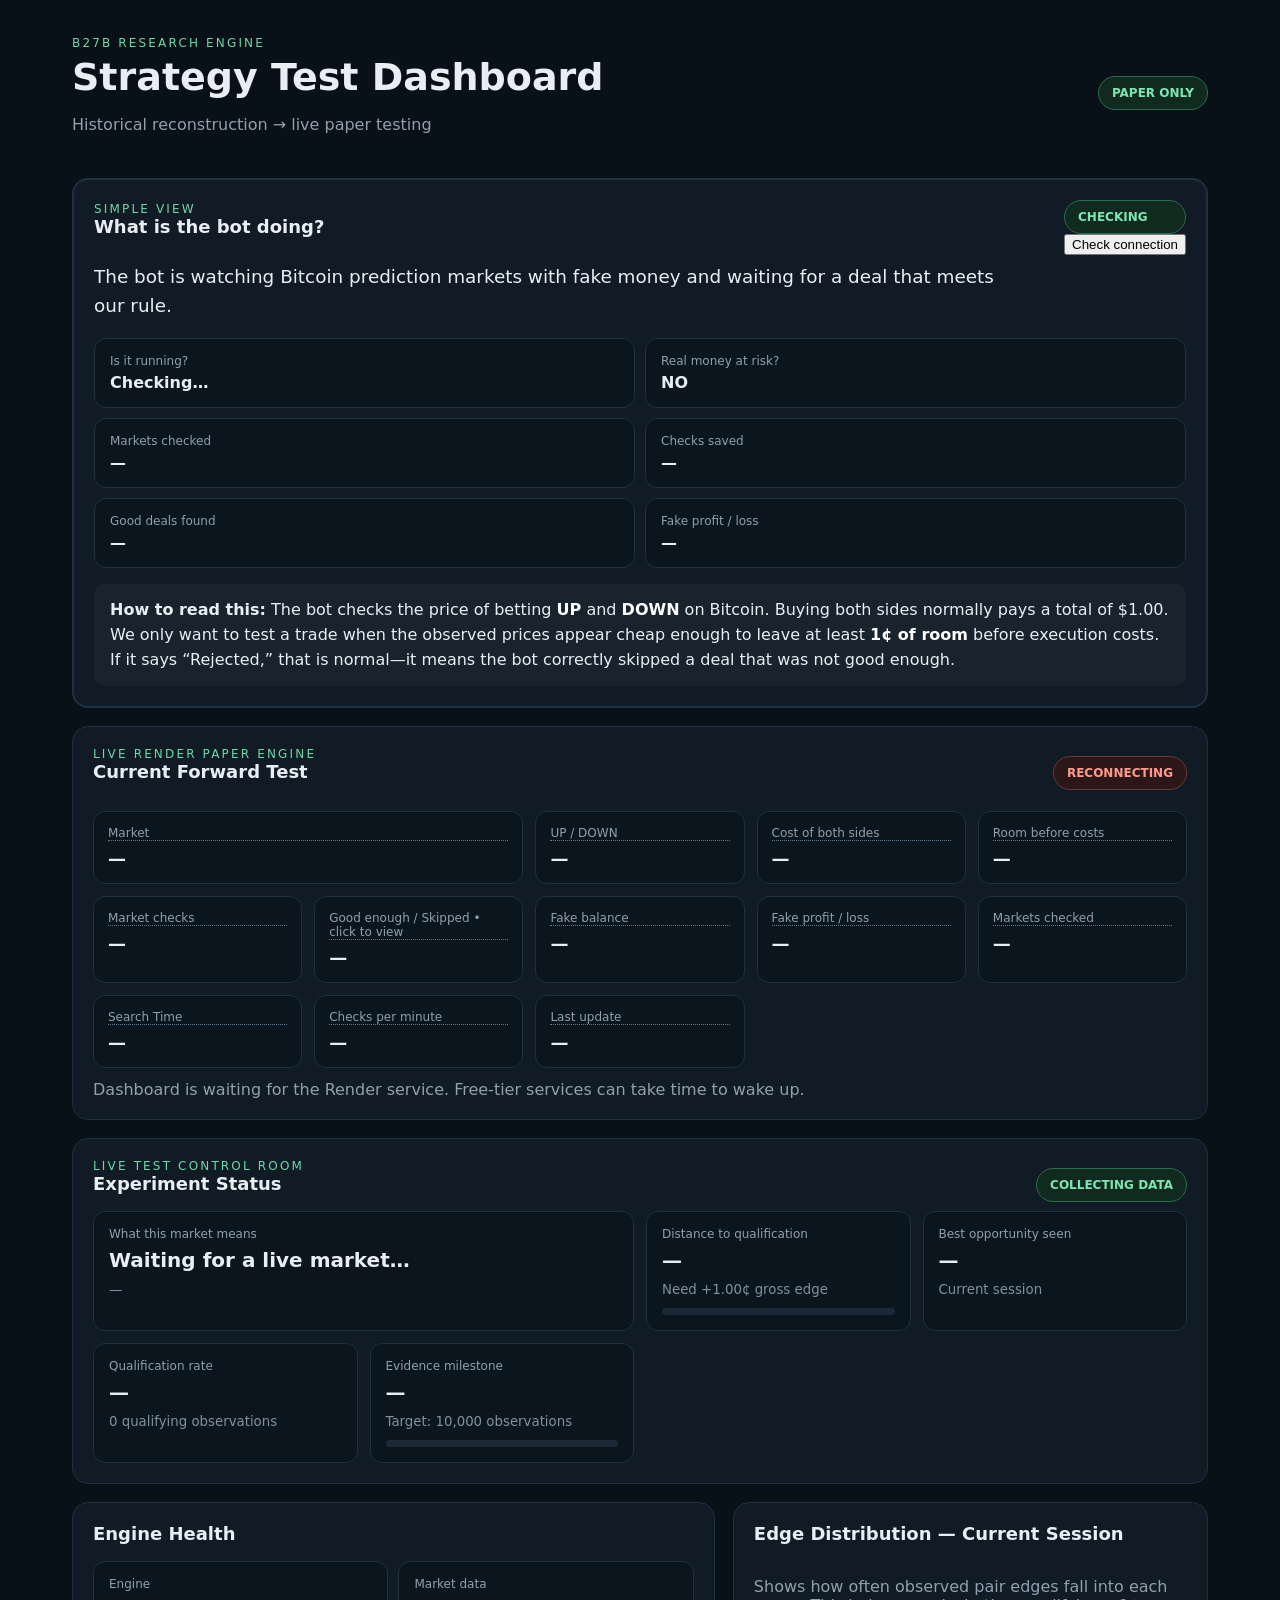
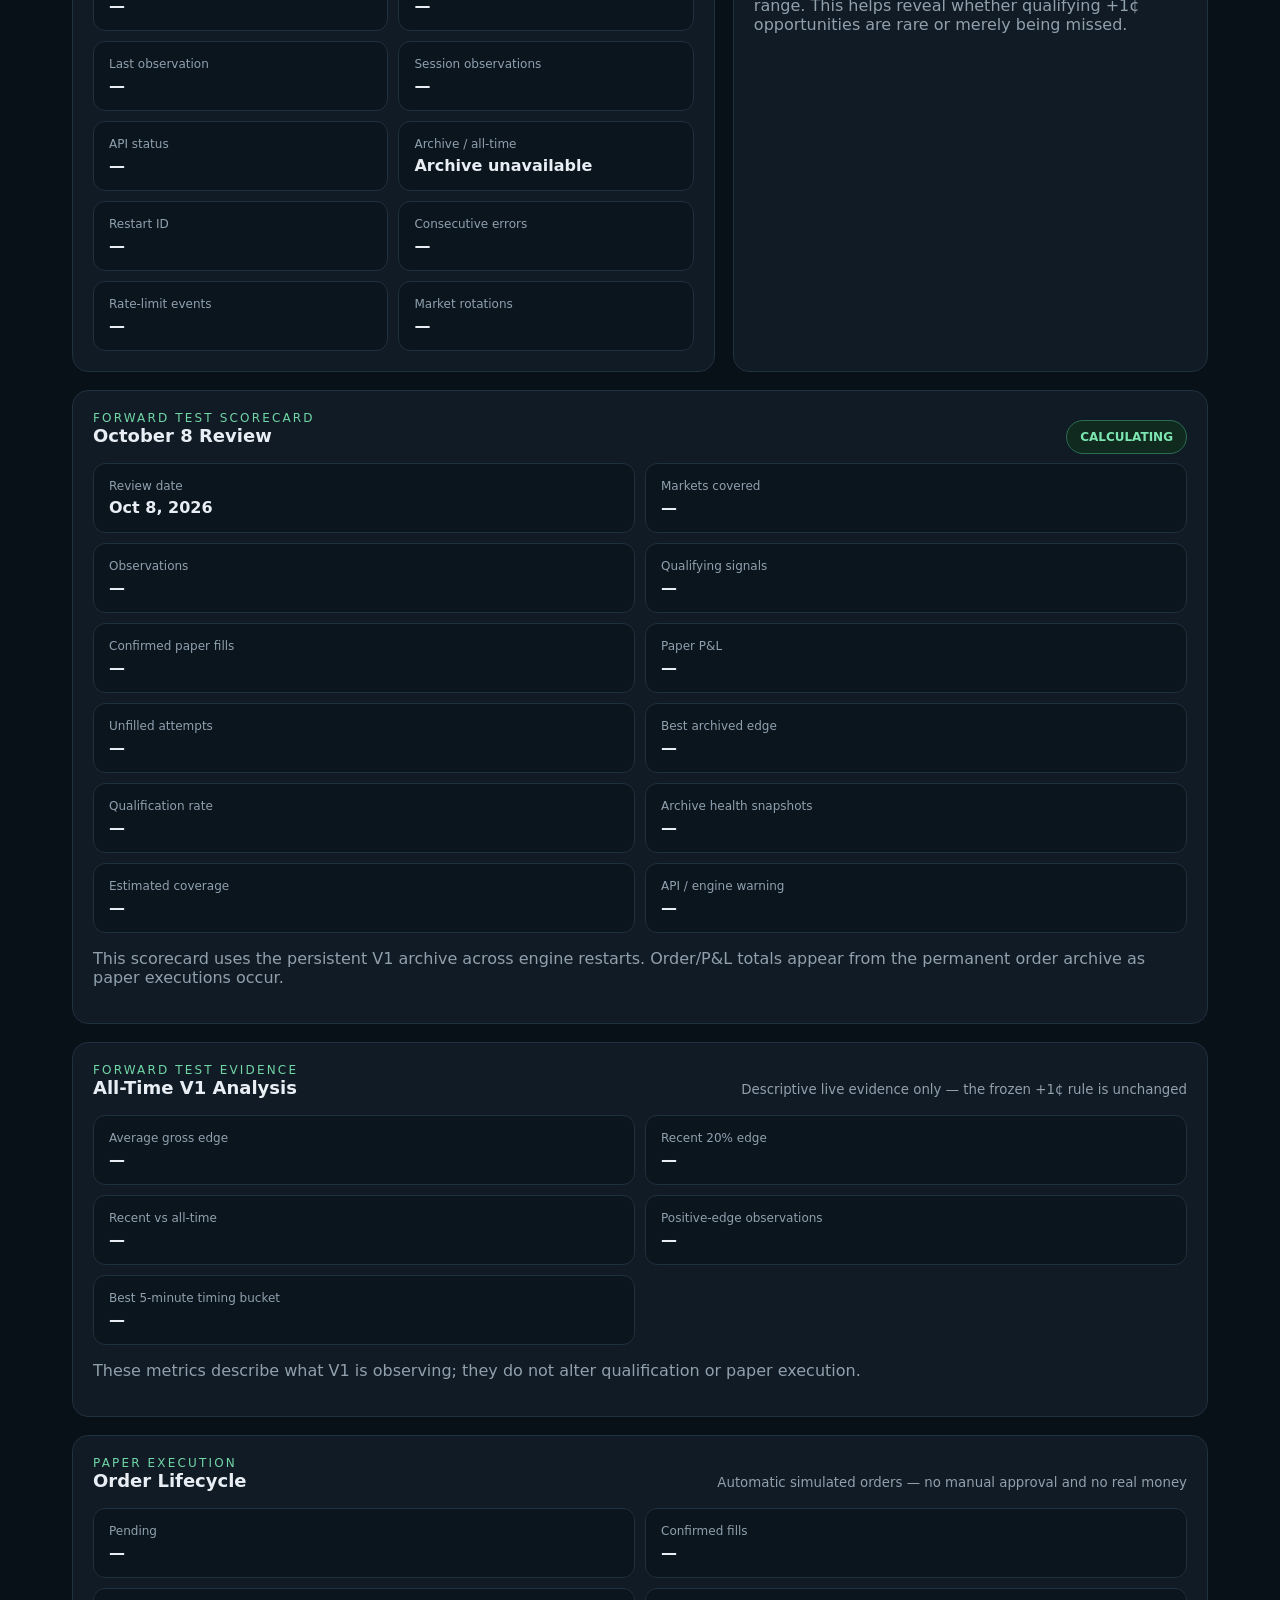
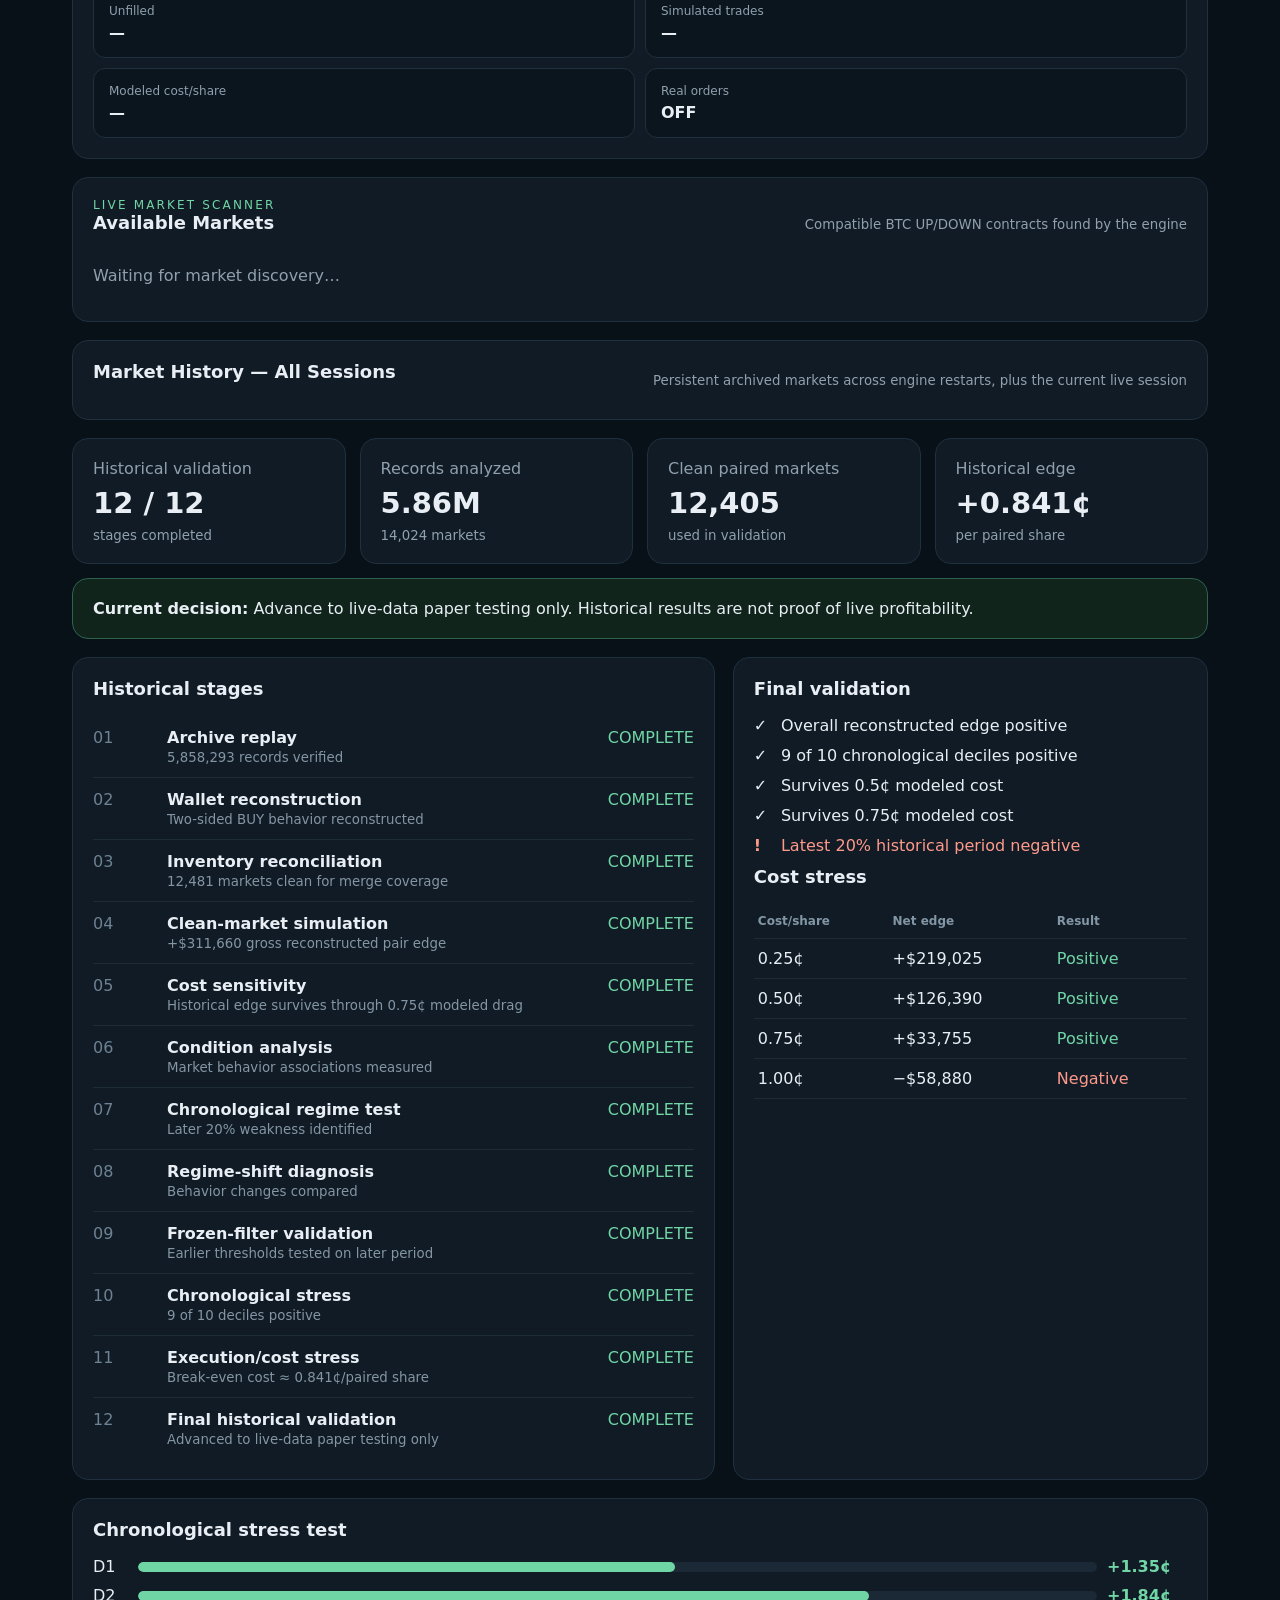
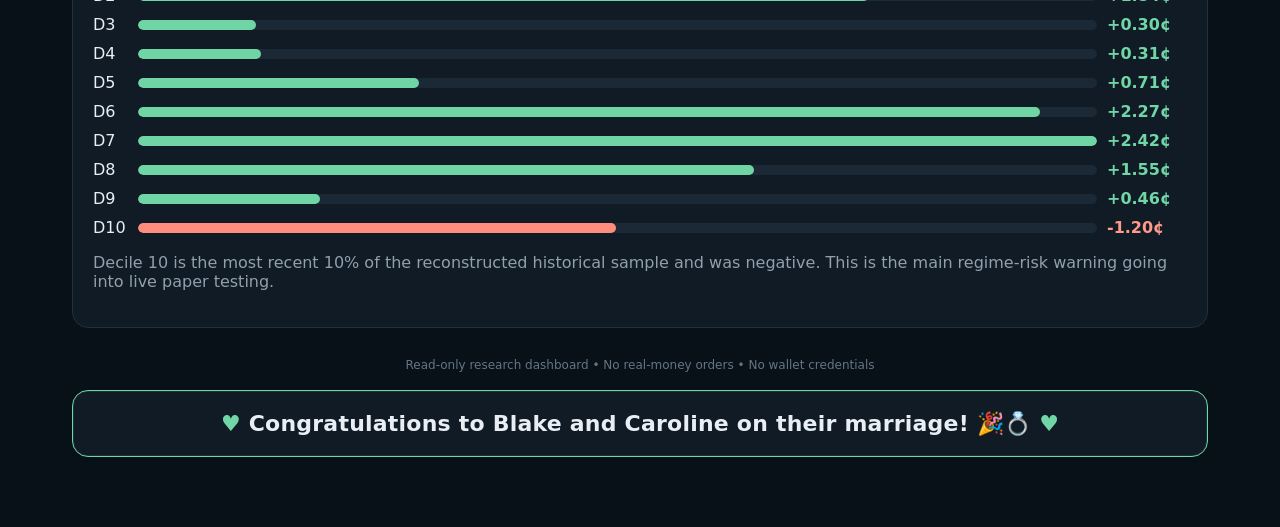
<file: dashboard/index.html>
<!doctype html><html><head><meta charset="utf-8"><meta name="viewport" content="width=device-width,initial-scale=1"><title>B27B Test Dashboard</title><link rel="stylesheet" href="style.css?v=20261001-0415"></head><body><main><header><div><div class="eyebrow">B27B RESEARCH ENGINE</div><h1>Strategy Test Dashboard</h1><p>Historical reconstruction → live paper testing</p></div><div class="pill">PAPER ONLY</div></header><section class="card simpleview"><div class="livehead"><div><div class="eyebrow">SIMPLE VIEW</div><h2>What is the bot doing?</h2></div><div><div id="simpleStatus" class="pill">CHECKING</div><button id="simpleCheckConnection" type="button">Check connection</button></div></div><p class="simplelead" id="simpleSummary">The bot is watching Bitcoin prediction markets with fake money and waiting for a deal that meets our rule.</p><div class="healthgrid"><p><span>Is it running?</span><b id="simpleRunning">Checking…</b></p><p><span>Real money at risk?</span><b>NO</b></p><p><span>Markets checked</span><b id="simpleMarkets">—</b></p><p><span>Checks saved</span><b id="simpleChecks">—</b></p><p><span>Good deals found</span><b id="simpleDeals">—</b></p><p><span>Fake profit / loss</span><b id="simplePnl">—</b></p></div><div class="simpleexplain"><b>How to read this:</b> The bot checks the price of betting <strong>UP</strong> and <strong>DOWN</strong> on Bitcoin. Buying both sides normally pays a total of $1.00. We only want to test a trade when the observed prices appear cheap enough to leave at least <strong>1¢ of room</strong> before execution costs. If it says “Rejected,” that is normal—it means the bot correctly skipped a deal that was not good enough.</div></section><section class="card live"><div class="livehead"><div><div class="eyebrow">LIVE RENDER PAPER ENGINE</div><h2>Current Forward Test</h2></div><div id="liveStatus" class="pill">CONNECTING</div></div><div class="livegrid"><div><span class="tiplabel" data-tip="The specific Bitcoin UP/DOWN prediction market the engine is testing right now.">Market</span><strong id="market">—</strong></div><div><span class="tiplabel" data-tip="The current quoted prices for the UP and DOWN sides. Together they help us measure whether buying both sides could offer an edge.">UP / DOWN</span><strong id="quotes">—</strong></div><div><span class="tiplabel" data-tip="What one UP share plus one DOWN share would cost at the observed quotes. A cost below $1.00 can indicate gross paired value before fees and execution costs.">Cost of both sides</span><strong id="pair">—</strong></div><div><span class="tiplabel" data-tip="The theoretical amount left between the observed pair cost and $1.00 before fees, slippage, fill risk, rebates, and other trading costs.">Room before costs</span><strong id="edge">—</strong></div><div><span class="tiplabel" data-tip="How many market snapshots the engine has evaluated during the current running session.">Market checks</span><strong id="obs">—</strong></div><div class="clickmetric" id="decisionButton" tabindex="0"><span class="tiplabel" data-tip="Qualifying means the observed gross pair edge met our current +1¢ threshold. Rejected means it did not. Click here to inspect individual decisions.">Good enough / Skipped • click to view</span><strong id="decisions">—</strong></div><div><span class="tiplabel" data-tip="The simulated cash available to the paper-trading engine. This is not real money.">Fake balance</span><strong id="cash">—</strong></div><div><span class="tiplabel" data-tip="Simulated realized profit or loss from paper trades. This uses the current two-step paper execution model and modeled costs. It is simulated money, not real trading profit.">Fake profit / loss</span><strong id="pnl">—</strong></div><div><span class="tiplabel" data-tip="How many different BTC UP/DOWN markets the current engine session has observed.">Markets checked</span><strong id="marketsSeen">—</strong></div><div><span class="tiplabel" data-tip="How long the current Render paper-engine session has been continuously searching markets. This resets if the service restarts.">Search Time</span><strong id="runtime">—</strong></div><div><span class="tiplabel" data-tip="The actual average number of market observations collected per minute during the current engine session.">Checks per minute</span><strong id="rate">—</strong></div><div><span class="tiplabel" data-tip="The most recent time the dashboard received a market observation from the Render engine.">Last update</span><strong id="updated">—</strong></div></div><div id="liveNote" class="muted">Connecting to live paper observer…</div><div id="decisionPanel" class="decisionpanel" hidden><div class="panelhead"><h2>Observation Decisions</h2><button id="closeDecisions">Close</button></div><div class="tabs"><button data-filter="all" class="active">All</button><button data-filter="qualifying">Qualifying</button><button data-filter="rejected">Rejected</button></div><div id="decisionRows"></div></div></section><section class="card controlroom">
<div class="livehead"><div><div class="eyebrow">LIVE TEST CONTROL ROOM</div><h2>Experiment Status</h2></div><div id="experimentState" class="pill">COLLECTING DATA</div></div>
<div class="controlgrid">
<div class="wide"><span>What this market means</span><strong id="marketMeaning">Waiting for a live market…</strong><small id="marketSlug">—</small></div>
<div><span>Distance to qualification</span><strong id="distance">—</strong><small id="distanceDetail">Need +1.00¢ gross edge</small><div class="meter"><i id="distanceBar"></i></div></div>
<div><span>Best opportunity seen</span><strong id="bestOpportunity">—</strong><small id="bestOpportunityDetail">Current session</small></div>
<div><span>Qualification rate</span><strong id="qualRate">—</strong><small id="qualRateDetail">0 qualifying observations</small></div>
<div><span>Evidence milestone</span><strong id="milestone">—</strong><small id="milestoneDetail">Target: 10,000 observations</small><div class="meter"><i id="milestoneBar"></i></div></div>
</div></section>
<div class="grid controlsplit"><section class="card"><h2>Engine Health</h2><div class="healthgrid"><p><span>Engine</span><b id="healthEngine">—</b></p><p><span>Market data</span><b id="healthData">—</b></p><p><span>Last observation</span><b id="healthLast">—</b></p><p><span>Session observations</span><b id="sessionObs">—</b></p><p><span>API status</span><b id="healthApi">—</b></p><p><span>Archive / all-time</span><b id="archiveHealth">Session data</b></p><p><span>Restart ID</span><b id="healthRestart">—</b></p><p><span>Consecutive errors</span><b id="healthErrors">—</b></p><p><span>Rate-limit events</span><b id="healthRateLimits">—</b></p><p><span>Market rotations</span><b id="healthRotations">—</b></p></div></section>
<section class="card"><h2>Edge Distribution — Current Session</h2><div id="edgeDistribution" class="edgebins"></div><p class="muted">Shows how often observed pair edges fall into each range. This helps reveal whether qualifying +1¢ opportunities are rare or merely being missed.</p></section></div>
<section class="card"><div class="livehead"><div><div class="eyebrow">FORWARD TEST SCORECARD</div><h2>October 8 Review</h2></div><div id="reviewCountdown" class="pill">CALCULATING</div></div><div class="healthgrid"><p><span>Review date</span><b>Oct 8, 2026</b></p><p><span>Markets covered</span><b id="reviewMarkets">—</b></p><p><span>Observations</span><b id="reviewObs">—</b></p><p><span>Qualifying signals</span><b id="reviewSignals">—</b></p><p><span>Confirmed paper fills</span><b id="reviewFills">—</b></p><p><span>Paper P&amp;L</span><b id="reviewPnl">—</b></p><p><span>Unfilled attempts</span><b id="reviewUnfilled">—</b></p><p><span>Best archived edge</span><b id="reviewBestEdge">—</b></p><p><span>Qualification rate</span><b id="reviewQualRate">—</b></p><p><span>Archive health snapshots</span><b id="reviewHealthSnapshots">—</b></p><p><span>Estimated coverage</span><b id="reviewCoverage">—</b></p><p><span>API / engine warning</span><b id="reviewHealth">—</b></p></div><p class="muted">This scorecard uses the persistent V1 archive across engine restarts. Order/P&L totals appear from the permanent order archive as paper executions occur.</p></section><section class="card"><div class="livehead"><div><div class="eyebrow">FORWARD TEST EVIDENCE</div><h2>All-Time V1 Analysis</h2></div><small class="muted">Descriptive live evidence only — the frozen +1¢ rule is unchanged</small></div><div class="healthgrid"><p><span>Average gross edge</span><b id="v1AvgEdge">—</b></p><p><span>Recent 20% edge</span><b id="v1RecentEdge">—</b></p><p><span>Recent vs all-time</span><b id="v1Trend">—</b></p><p><span>Positive-edge observations</span><b id="v1PositivePct">—</b></p><p><span>Best 5-minute timing bucket</span><b id="v1BestTiming">—</b></p></div><p class="muted">These metrics describe what V1 is observing; they do not alter qualification or paper execution.</p></section><section class="card"><div class="livehead"><div><div class="eyebrow">PAPER EXECUTION</div><h2>Order Lifecycle</h2></div><small class="muted">Automatic simulated orders — no manual approval and no real money</small></div><div class="healthgrid"><p><span>Pending</span><b id="pendingOrders">—</b></p><p><span>Confirmed fills</span><b id="confirmedOrders">—</b></p><p><span>Unfilled</span><b id="unfilledOrders">—</b></p><p><span>Simulated trades</span><b id="simTrades">—</b></p><p><span>Modeled cost/share</span><b id="modeledCost">—</b></p><p><span>Real orders</span><b id="realOrderState">OFF</b></p></div></section><section class="card"><div class="livehead"><div><div class="eyebrow">LIVE MARKET SCANNER</div><h2>Available Markets</h2></div><small class="muted">Compatible BTC UP/DOWN contracts found by the engine</small></div><div id="availableMarkets"><p class="muted">Waiting for market discovery…</p></div></section><section class="card"><div class="livehead"><h2>Market History — All Sessions</h2><small class="muted">Persistent archived markets across engine restarts, plus the current live session</small></div><div id="marketHistory"></div></section><section class="hero"><div><span>Historical validation</span><strong>12 / 12</strong><small>stages completed</small></div><div><span>Records analyzed</span><strong>5.86M</strong><small>14,024 markets</small></div><div><span>Clean paired markets</span><strong>12,405</strong><small>used in validation</small></div><div><span>Historical edge</span><strong>+0.841¢</strong><small>per paired share</small></div></section><section class="notice"><b>Current decision:</b> Advance to live-data paper testing only. Historical results are not proof of live profitability.</section><div class="grid"><section class="card"><h2>Historical stages</h2><div id="stages"></div></section><section class="card"><h2>Final validation</h2><div class="checks"><p><b>✓</b> Overall reconstructed edge positive</p><p><b>✓</b> 9 of 10 chronological deciles positive</p><p><b>✓</b> Survives 0.5¢ modeled cost</p><p><b>✓</b> Survives 0.75¢ modeled cost</p><p class="warn"><b>!</b> Latest 20% historical period negative</p></div><h2>Cost stress</h2><table><tr><th>Cost/share</th><th>Net edge</th><th>Result</th></tr><tr><td>0.25¢</td><td>+$219,025</td><td class="good">Positive</td></tr><tr><td>0.50¢</td><td>+$126,390</td><td class="good">Positive</td></tr><tr><td>0.75¢</td><td>+$33,755</td><td class="good">Positive</td></tr><tr><td>1.00¢</td><td>−$58,880</td><td class="bad">Negative</td></tr></table></section></div><section class="card"><h2>Chronological stress test</h2><div id="bars"></div><p class="muted">Decile 10 is the most recent 10% of the reconstructed historical sample and was negative. This is the main regime-risk warning going into live paper testing.</p></section><footer>Read-only research dashboard • No real-money orders • No wallet credentials</footer><div class="wedding-message">Congratulations to Blake and Caroline on their marriage! 🎉💍</div></main><script src="app.js?v=20261001-simple-fix2"></script></body></html>
</file>
<file: dashboard/style.css>
*{box-sizing:border-box}body{margin:0;background:#081018;color:#e8eef4;font-family:Inter,ui-sans-serif,system-ui,-apple-system,sans-serif}main{max-width:1180px;margin:auto;padding:36px 22px 70px}header{display:flex;justify-content:space-between;align-items:center;margin-bottom:28px}h1{font-size:38px;margin:5px 0}header p,.muted{color:#91a0ad}.eyebrow{font-size:12px;letter-spacing:.18em;color:#71d6a6}.pill{border:1px solid #2b6c50;background:#102a20;color:#7ce5b1;padding:9px 13px;border-radius:99px;font-size:12px;font-weight:700}.hero{display:grid;grid-template-columns:repeat(4,1fr);gap:14px}.hero div,.card,.notice{background:#101b25;border:1px solid #1f303e;border-radius:16px;padding:20px}.hero span,.hero small{display:block;color:#8fa0ae}.hero strong{display:block;font-size:29px;margin:8px 0}.notice{margin:14px 0 18px;border-color:#2f634e;background:#10241c}.grid{display:grid;grid-template-columns:1.15fr .85fr;gap:18px}.card{margin-bottom:18px}h2{font-size:18px;margin:0 0 17px}.stage{display:grid;grid-template-columns:62px 1fr auto;gap:12px;padding:12px 0;border-bottom:1px solid #1e2c37}.stage:last-child{border:0}.stage .n{color:#6d8292}.stage small{display:block;color:#8496a4;margin-top:3px}.done,.good{color:#71d6a6}.bad,.warn{color:#ff9a8b}.checks p{margin:11px 0}.checks b{display:inline-block;width:22px}table{width:100%;border-collapse:collapse}td,th{text-align:left;padding:10px 4px;border-bottom:1px solid #1e2c37}th{color:#8396a5;font-size:12px}.barrow{display:grid;grid-template-columns:35px 1fr 80px;align-items:center;gap:10px;margin:10px 0}.track{height:10px;background:#1a2935;border-radius:20px;overflow:hidden}.fill{height:100%;background:#70d5a5;border-radius:20px}.fill.neg{background:#ff8d7d}footer{text-align:center;color:#647684;font-size:12px;padding-top:12px}@media(max-width:800px){.hero{grid-template-columns:1fr 1fr}.grid{grid-template-columns:1fr}h1{font-size:29px}}
.live{margin-bottom:18px}.livehead{display:flex;justify-content:space-between;align-items:center}.livegrid{display:grid;grid-template-columns:repeat(5,1fr);gap:12px;margin:12px 0}.livegrid div{background:#0b151e;border:1px solid #1f303e;border-radius:12px;padding:14px}.livegrid span{display:block;color:#8fa0ae;font-size:12px}.livegrid strong{display:block;margin-top:7px;font-size:18px;word-break:break-word}.livegrid div:first-child{grid-column:span 2}.live .pill.off{border-color:#6a3838;background:#2b1717;color:#ff9a8b}@media(max-width:900px){.livegrid{grid-template-columns:1fr 1fr}.livegrid div:first-child{grid-column:span 2}}
.clickmetric{cursor:pointer}.clickmetric:hover{border-color:#71d6a6}.decisionpanel{margin-top:18px;border-top:1px solid #1f303e;padding-top:18px}.panelhead{display:flex;justify-content:space-between;align-items:center}.panelhead button,.tabs button{background:#14232f;color:#dbe6ee;border:1px solid #2a3d4c;border-radius:8px;padding:8px 12px;cursor:pointer}.tabs{display:flex;gap:8px;margin-bottom:12px}.tabs button.active{border-color:#71d6a6;color:#71d6a6}.decisionrow{display:grid;grid-template-columns:90px 1.4fr repeat(5,.7fr) 1.4fr;gap:8px;padding:10px 4px;border-bottom:1px solid #1e2c37;font-size:12px;align-items:center}.decisionrow .q{color:#71d6a6}.decisionrow .r{color:#ff9a8b}@media(max-width:900px){.decisionrow{grid-template-columns:1fr 1fr}.decisionrow .slug{grid-column:span 2}}
.tiplabel{position:relative;cursor:help;border-bottom:1px dotted #607789}.tipbox{position:fixed;z-index:9999;max-width:320px;background:#071018;border:1px solid #365064;border-radius:10px;padding:11px 13px;color:#e8eef4;font-size:12px;line-height:1.45;box-shadow:0 12px 35px rgba(0,0,0,.4);pointer-events:none}.tipbox b{color:#71d6a6;display:block;margin-bottom:4px}.controlgrid{display:grid;grid-template-columns:repeat(4,1fr);gap:12px}.controlgrid>div,.healthgrid p{background:#0b151e;border:1px solid #1f303e;border-radius:12px;padding:15px}.controlgrid .wide{grid-column:span 2}.controlgrid span,.healthgrid span{display:block;color:#8fa0ae;font-size:12px}.controlgrid strong{display:block;font-size:20px;margin:7px 0}.controlgrid small{color:#7f919f}.meter{height:7px;background:#1a2935;border-radius:20px;overflow:hidden;margin-top:10px}.meter i{display:block;height:100%;width:0;background:#70d5a5;border-radius:20px}.healthgrid{display:grid;grid-template-columns:1fr 1fr;gap:10px}.healthgrid p{margin:0}.healthgrid b{display:block;margin-top:5px}.edgebins{display:grid;gap:8px}.edgebin{display:grid;grid-template-columns:85px 1fr 42px;gap:8px;align-items:center;font-size:12px}.edgebar{height:9px;background:#1a2935;border-radius:20px;overflow:hidden}.edgebar i{display:block;height:100%;background:#70d5a5;border-radius:20px}.historyrow{display:grid;grid-template-columns:1.5fr .65fr .65fr .65fr;gap:10px;padding:11px 4px;border-bottom:1px solid #1e2c37}.decisionwhy{line-height:1.35;color:#b7c5cf}@media(max-width:900px){.controlgrid{grid-template-columns:1fr 1fr}.controlgrid .wide{grid-column:span 2}.historyrow{grid-template-columns:1fr 1fr}}
.historysession{border-top:1px solid rgba(255,255,255,.08)}.historysession summary{cursor:pointer;list-style:none}.historysession summary::-webkit-details-marker{display:none}.historysession[open] summary{background:rgba(255,255,255,.025)}.sessiondetail{display:grid;grid-template-columns:repeat(auto-fit,minmax(150px,1fr));gap:10px;padding:12px 16px 16px;font-size:.82rem;color:#aeb7c4}.sessiondetail span{padding:8px 10px;border:1px solid rgba(255,255,255,.07);border-radius:8px}

.simpleview{border-width:2px}.simplelead{font-size:1.15rem;line-height:1.55;margin:8px 0 18px;max-width:900px}.simpleexplain{margin-top:16px;padding:14px 16px;border-radius:10px;background:rgba(255,255,255,.035);line-height:1.55}.simpleexplain strong{color:#fff}

.wedding-message{margin-top:18px;padding:20px;text-align:center;font-size:22px;font-weight:800;letter-spacing:.01em;background:#101b25;border:1px solid #71d6a6;border-radius:16px;color:#e8eef4;box-shadow:0 0 0 1px rgba(113,214,166,.12) inset}.wedding-message::before{content:"♥ ";color:#71d6a6}.wedding-message::after{content:" ♥";color:#71d6a6}@media(max-width:800px){.wedding-message{font-size:18px;padding:16px}}
</file>
